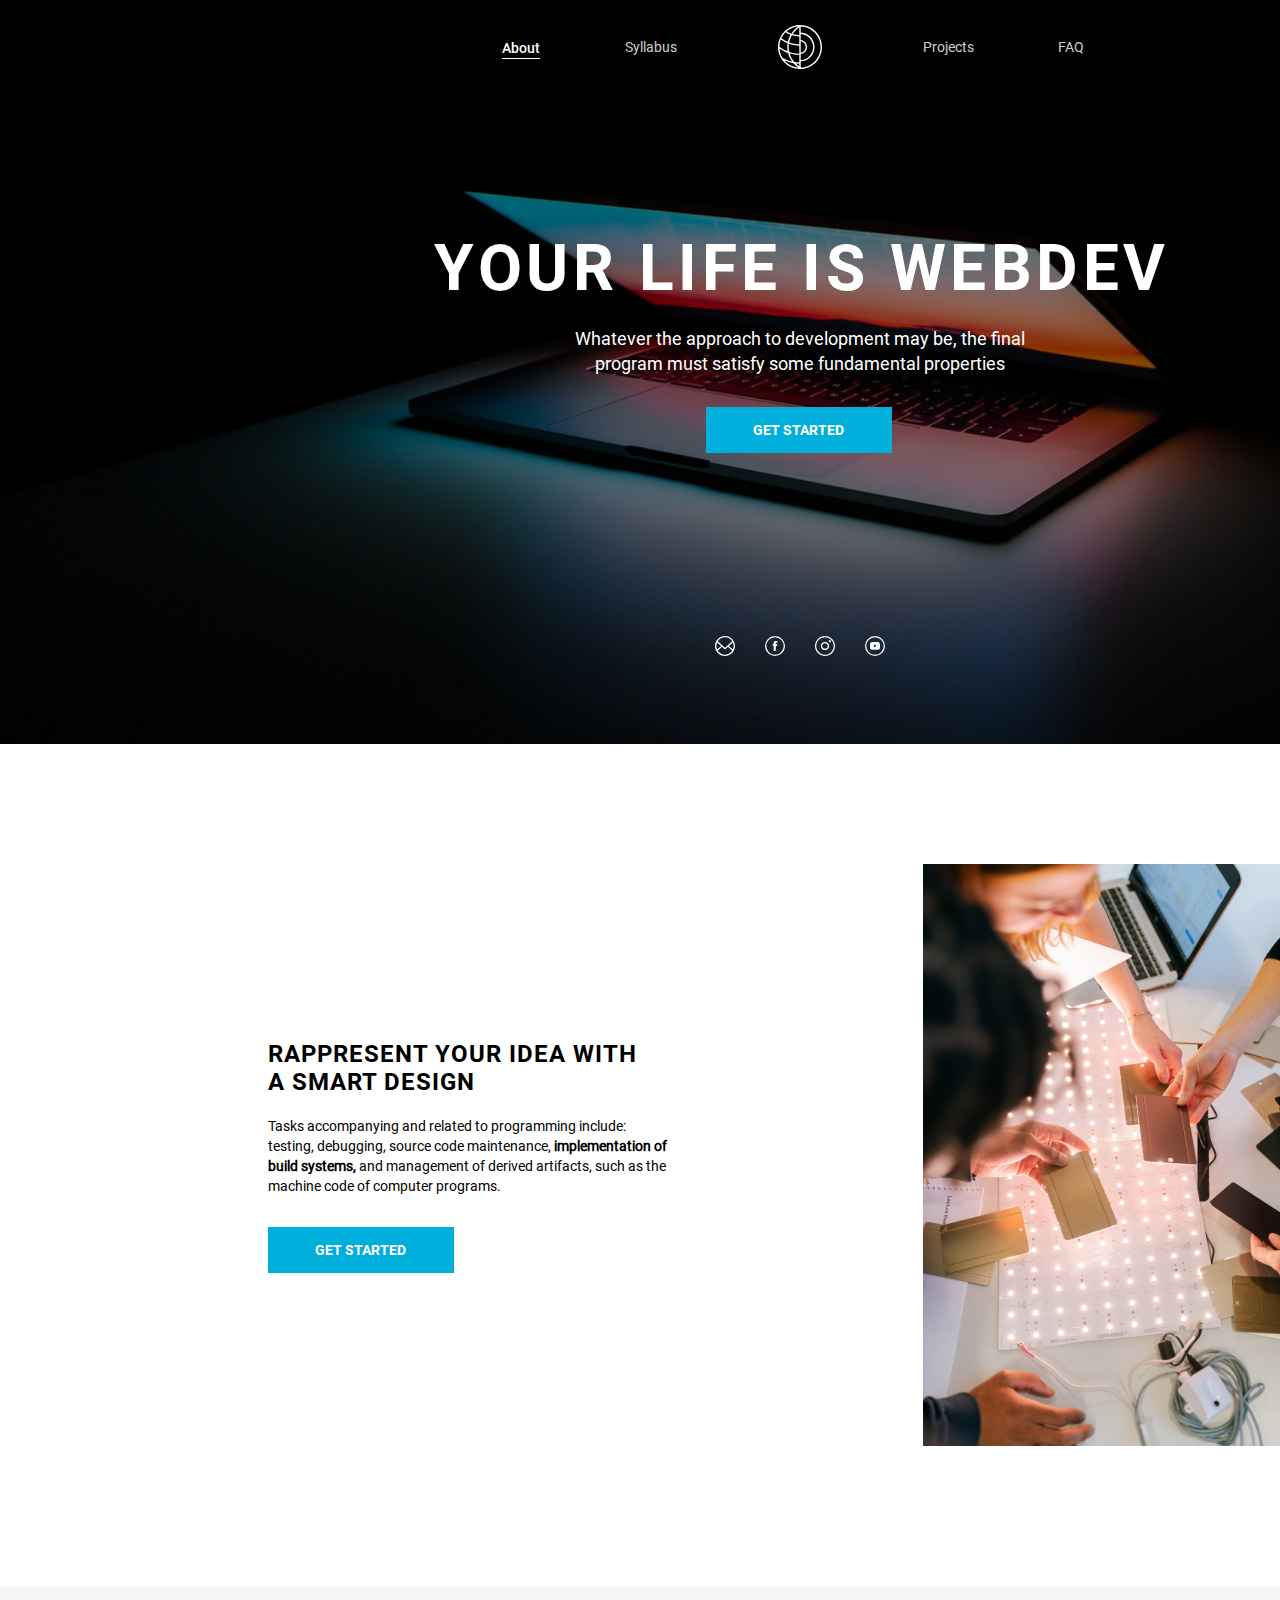
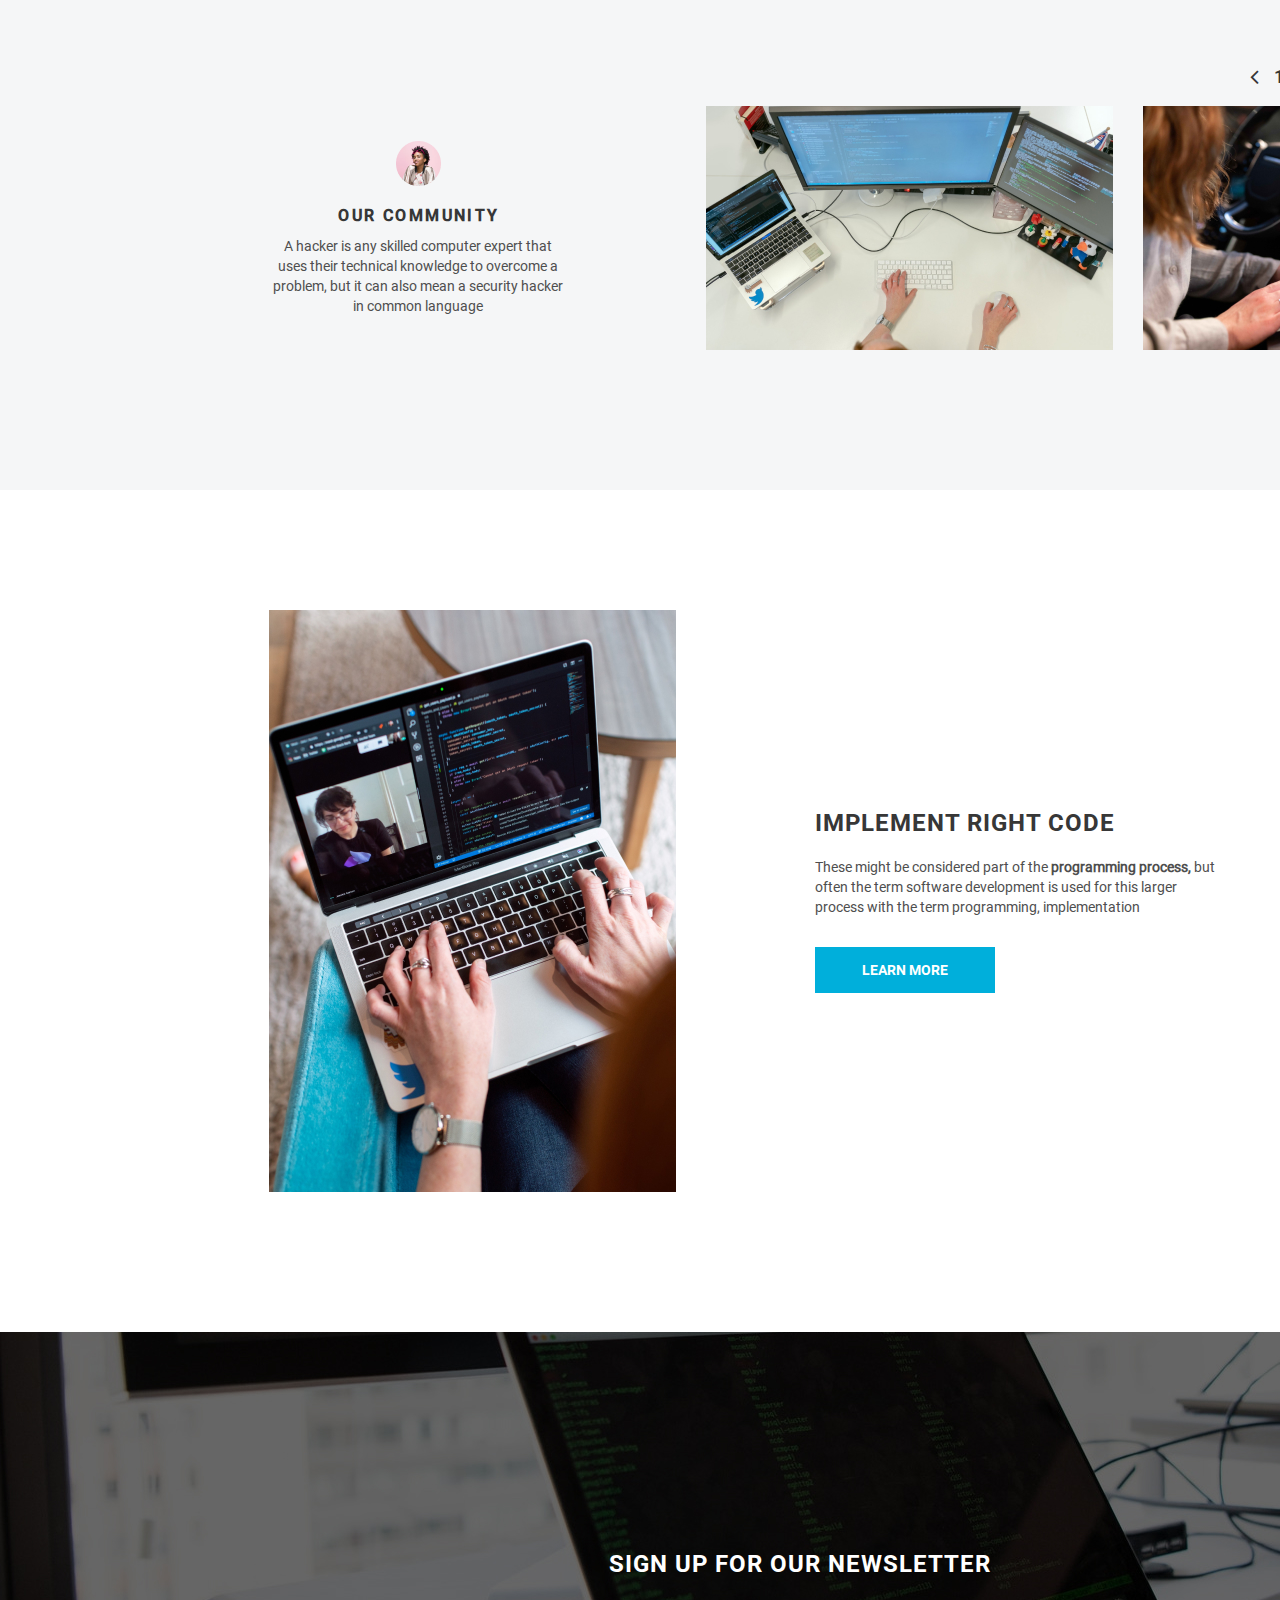
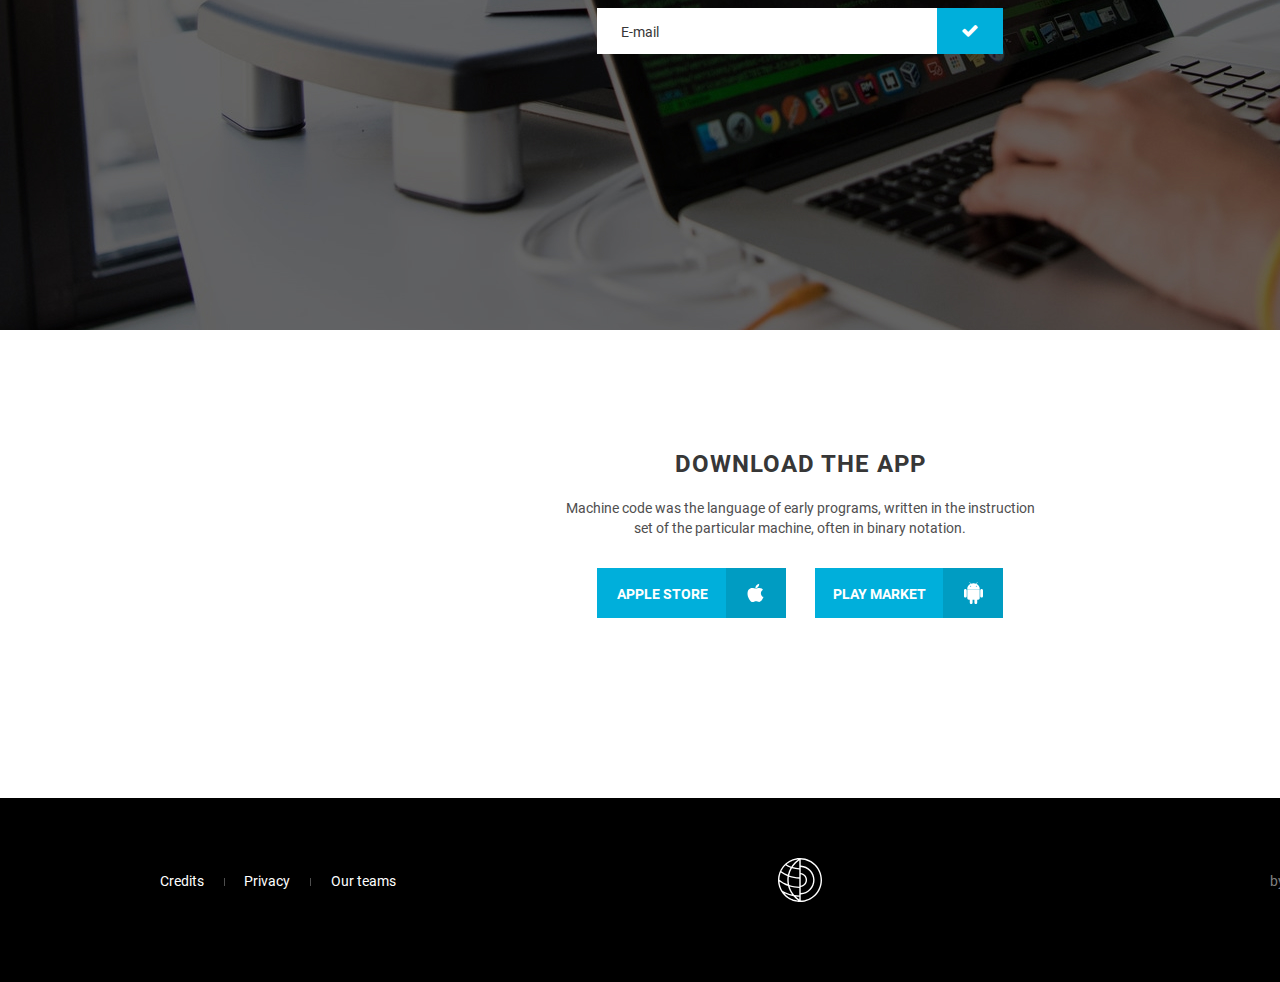
<file: index.html>
<!doctype html>
<html lang="en">
<head>
    <meta charset="UTF-8">
    <meta name="viewport"
          content="width=device-width, user-scalable=no, initial-scale=1.0, maximum-scale=1.0, minimum-scale=1.0">
    <meta http-equiv="X-UA-Compatible" content="ie=edge">
    <link rel="stylesheet" href="./assets/fonts/fonts.css">
    <link rel="stylesheet" href="./style.css">
    <link rel="stylesheet" href="assets/fonts/font-awesome-4.7.0/css/font-awesome.min.css">
    <title>WebDev</title>
</head>
<body>
<div class="main-wrapper">

    <section class="main">

        <h1>webdev</h1>

        <header class="main__header">
            <div class="main__nav-wrapper">

                <ul>
                    <li>
                        <a class="active-link" href="#">About</a>
                    </li>
                    <li>
                        <a href="#">Syllabus</a>
                    </li>
                    <li>
                        <img src="assets/images/logo.svg" alt="logo">
                    </li>
                    <li>
                        <a href="#">Projects</a>
                    </li>
                    <li>
                        <a href="#">FAQ</a>
                    </li>
                </ul>

            </div>

        </header>


        <h2 class="main__title">Your Life is WebDev</h2>


        <span class="main__text-wrapper">
            <p>Whatever the approach to development may be, the final<p>
            <p>program must satisfy some fundamental properties</p>
        </span>

        <button class="main__get-started-btn">
            Get Started
        </button>


        <ul class="main__icons-wrapper">
            <li>
                <img src="assets/images/social-icons/mail_fff.svg" alt="Mail icon">
            </li>
            <li>
                <img src="assets/images/social-icons/facebook_fff.svg" alt="Facebook icon">
            </li>
            <li>
                <img src="assets/images/social-icons/insta_fff.svg" alt="Instagram icon">
            </li>
            <li>
                <img src="assets/images/social-icons/telegram_fff.svg" alt="Telegram icon">
            </li>
        </ul>


    </section>

    <section class="section2">

        <article class="section2__content">
            <h2>Rappresent your idea with <br/>a smart Design</h2>
            <p>
                Tasks accompanying and related to programming include:<br/> testing, debugging, source code maintenance,
                <strong>implementation of<br/> build systems,</strong>
                and management of derived artifacts, such as the <br/> machine code of computer programs.
            </p>
            <button class="section2__get-started-btn">
                Get Started
            </button>
        </article>

        <div class="section2__img-wrapper">
            <img src="assets/images/content-image-1.jpg" alt="Content image" class="section2__img"/>
        </div>

    </section>


    <section class="section3">

        <article class="section3__content">
            <img src="assets/images/icon.png" alt="Icon">
            <h3>Our Community</h3>
            <p>A hacker is any skilled computer expert that <br/>uses their
                technical knowledge to overcome a <br/> problem,
                but it can also mean a security hacker</br> in common language</p>
        </article>

        <div class="section3__slider-wrapper">

            <div class="section3__clicker">
                <!--                <img class="section3__left-quote" src="assets/images/slider/left_quote.svg" alt="left quote">-->
                <span class="section3__left-quote"><i class="fa fa-angle-left fa-lg"></i></span>
                <span class="section3__current-slide"> 1 </span>
                <span> / </span>
                <span class="section3__slides-quantity"> 5 </span>
                <span class="section3__right-quote"><i class="fa fa-angle-right fa-lg"></i></span>
                <!--                <img class="section3__right-quote" src="assets/images/slider/right_quote.svg" alt="right quote">-->
            </div>

            <div class="section3__slider">

                <span>
                    <img src="assets/images/slider/slide_1.jpg" alt="first image">
                </span>

                <span>
                    <img src="assets/images/slider/slide_2.jpg" alt="first image">
                </span>

                <span>
                    <img src="assets/images/slider/bit_of_slide_3.jpg" alt="first image">
                </span>

            </div>
        </div>

    </section>

    <section class="section4">

        <div class="section4__img-wrapper">
            <img src="assets/images/content-image-2.jpg" alt="image">
        </div>

        <article class="section4__content">
            <h3>Implement right Code</h3>
            <p>These might be considered part of the <strong>programming process,</strong> but <br/>
                often the term software development is used for this larger <br/>
                process with the term programming, implementation</p>
            <button class="section4__learn-more-btn">
                Learn More
            </button>
        </article>

    </section>

    <section class="section5">
        <h2>Sign up for our newsletter</h2>
        <form id="contact" action="">
            <input class="section5__input" placeholder="E-mail" type="email" required>
            <button class="section5__btn" type="submit" form="contact"><i class="fa fa-check fa-lg"></i></button>
        </form>
    </section>

    <section class="section6">
        <h2 class="section6__title">Download the App</h2>
        <p class="section6__text">
            Machine code was the language of early programs, written in the instruction <br/>
            set of the particular machine, often in binary notation.
        </p>
        <div class="section6__buttons-wrapper">

            <button class="section6__btn1">Apple Store</button>
            <button class="section6__btn2">Play Market</button>
        </div>
    </section>

    <footer class="footer">

        <div class="footer__links">
            <p>Credits</p>
            <!--            <span></span>-->
            <p>Privacy</p>
            <!--            <span></span>-->
            <p>Our teams</p>
        </div>

        <div class="footer__logo">
            <img src="assets/images/logo.svg" alt="logo">

        </div>

        <div class="footer__designer">
            <p>by TonYem for RSS at 2020</p>
        </div>

    </footer>

</div>
</body>
</html>
</file>
<file: assets/fonts/fonts.css>
@font-face {
    font-family: 'Roboto-Thin';
    src: url('./Roboto-Thin.ttf') format('truetype');
    font-weight: 100;
    font-style: normal;
}

@font-face {
    font-family: 'Roboto-Light';
    src: url('./Roboto-Light.ttf') format('truetype');
    font-weight: 300;
    font-style: normal;
}

@font-face {
    font-family: 'Roboto-Regular';
    src: url('./Roboto-Regular.ttf') format('truetype');
    font-weight: 400;
    font-style: normal;
}

@font-face {
    font-family: 'Roboto-Medium';
    src: url('./Roboto-Medium.ttf') format('truetype');
    font-weight: 500;
    font-style: normal;
}

@font-face {
    font-family: 'Roboto-Bold';
    src: url('./Roboto-Bold.ttf') format('truetype');
    font-weight: 700;
    font-style: normal;
}


@font-face {
    font-family: 'Roboto-Black';
    src: url('./Roboto-Black.ttf') format('truetype');
    font-weight: 900;
    font-style: normal;
}
</file>
<file: style.css>
* {
    margin: 0;
    padding: 0;
    box-sizing: border-box;
}

body {
    scroll-behavior: smooth;
}

/*img {*/
/*    max-width: 100%;*/
/*    display: block;*/
/*}*/


.main-wrapper {
    margin: 0 auto;
    width: 1600px;
}

h1 {
    color: white;
    position: fixed;
    z-index: -100;
    visibility: hidden;
}

.main {
    background: url("assets/images/bg-image.jpg") black no-repeat center center;
    background-size: contain;
    height: 744px;
    width: 100%;
    display: flex;
    flex-direction: column;
    align-items: center;

}

.main__header {
    height: 95px;
    width: 100%;
    display: flex;
    justify-content: center;
    align-items: center;
    margin-bottom: 136px;
}

.main__nav-wrapper {
    width: 100%;
    height: 100%;
    display: flex;
    justify-content: center;
    align-items: center;
}

.main__nav-wrapper ul {
    width: 100%;
    display: flex;
    align-items: center;
    list-style-type: none;
}


.main__nav-wrapper ul li a {
    cursor: pointer;
    text-decoration: none;
    font-family: 'Roboto-Regular', serif;
    font-size: 14px;
    line-height: 143%;
    letter-spacing: 0;
    color: #ffffff;
    opacity: .8;
    outline: none;
    /*transition: border .6s linear;*/

    display: flex;
    justify-content: flex-start;
    align-items: center;
}


.active-link {
    font-family: 'Roboto-Medium', serif !important;
    border-bottom: 1px solid #ffffff;
    opacity: 1 !important;
}

.main__nav-wrapper ul li a:hover {
    /*text-decoration: none;*/
    /*font-family: 'Roboto-Regular',  serif;*/
    /*border: none;*/
    /*opacity: .8 !important;*/
    /*font-family: 'Roboto-Medium', serif ;*/
    border-bottom: 1px solid #ffffff;
    opacity: 1 !important;
}

.main__nav-wrapper ul li:nth-child(1) {
    margin-top: 2px;
    margin-left: 502px;
}

.main__nav-wrapper ul li:nth-child(2) {
    margin-left: 85px;
}

.main__nav-wrapper ul li:nth-child(3) {
    margin-left: 101px;
    margin-top: 3px;
}

.main__nav-wrapper ul li:nth-child(4) {
    margin-left: 101px;
}

.main__nav-wrapper ul li:nth-child(5) {
    margin-left: 84px;
}


.main__title {
    font-family: 'Roboto-Bold', serif;
    font-size: 64px;
    color: #ffffff;
    letter-spacing: 4.5px;
    line-height: 75px;
    text-transform: uppercase;
    margin-bottom: 20px;
    margin-left: 4px;
}


.main__text-wrapper {
    width: 504px;
    word-break: break-word;
    display: flex;
    flex-direction: column;
    justify-content: center;
    align-items: center;
    padding: 0 22px 0 22px;
    margin-bottom: 30.5px;
}

.main__text-wrapper p {
    font-family: 'Roboto-Regular', serif;
    font-size: 18px;
    color: #ffffff;
    line-height: 140%;
}


.main__get-started-btn {
    margin-right: 2px;
    cursor: pointer;
    outline: none;
    text-decoration: none;
    user-select: none;
    border: none;
    padding: 15px 48px 15px 47px;
    /*width: 183px;*/
    /*height: 46px;*/
    font-family: 'Roboto-Bold', serif;
    font-size: 14px;
    background-color: #00AFDB;
    color: #ffffff;
    text-transform: uppercase;
    /*transition: background-color .5s linear;*/
    margin-bottom: 183px;
}

.main__get-started-btn:hover, .main__get-started-btn:active, .main__get-started-btn:focus {
    background-color: #009CC2;
}


.main__icons-wrapper {
    width: 170px;
    display: flex;
    justify-content: space-between;
    align-items: center;
    list-style-type: none;
}

.main__icons-wrapper li {
    cursor: pointer;
}

.main__icons-wrapper li:hover {
    background: #009CC2;
    border-radius: 10%;
}


.section2 {
    height: 842px;
    background-color: #ffffff;
    display: flex;
    justify-content: space-evenly;
    align-items: center;

}

.section2__content {
    width: 410px;
    height: 233px;
    display: flex;
    flex-direction: column;
    justify-content: space-between;
    align-items: flex-start;
    margin-bottom: 18px;
    padding-left: 7px;
}

.section2__content h2 {
    font-family: 'Roboto-Bold', serif;
    font-size: 24px;
    letter-spacing: 1px;
    line-height: 28.13px;
    /*line-height: 29px;*/
    text-transform: uppercase;
}

.section2__content p {
    font-family: 'Roboto-Regular', serif;
    font-size: 14px;
    /*line-height: 140%;*/
    line-height: 20px;
}

.section2__get-started-btn {
    margin-right: 2px;
    cursor: pointer;
    outline: none;
    text-decoration: none;
    user-select: none;
    border: none;
    padding: 15px 48px 15px 47px;
    /*width: 183px;*/
    /*height: 46px;*/
    font-family: 'Roboto-Bold', serif;
    font-size: 14px;
    background-color: #00AFDB;
    color: #ffffff;
    text-transform: uppercase;
    /*transition: background-color .5s linear;*/
    margin-top: 10px;
}


.section2__get-started-btn:hover, .section2__get-started-btn:active, .section2__get-started-btn:focus {
    background-color: #009CC2;
}


.section2__img-wrapper {
    height: 582px;
    width: 407px;
    /*width: 420px;*/
    margin-bottom: 20px;

    position: relative;
    z-index: 1000;
    right: 9px;

}

.section2__img-wrapper img {
    width: calc(100% - 0.5px);
    height: 100%;
}


.section3 {
    height: 504px;
    background-color: #F5F6F7;


    display: grid;
    grid-template: 'content slider' 1fr / 650px 1fr;
}

.section3__content {
    grid-area: content;
    /*margin-top: 155px;*/
    padding-top: 155px;
    margin-left: 269px;
    width: 298px;
    height: 175px;

    display: flex;
    flex-direction: column;
    align-items: center;


}

.section3 h3 {
    font-family: 'Roboto-Medium', serif;
    font-size: 16px;
    line-height: 20px;
    letter-spacing: 2.4px;
    color: #373737;
    text-transform: uppercase;
    margin-top: 20px;
    margin-left: 2px;
}

.section3 p {
    font-family: 'Roboto-Regular', serif;
    font-size: 14px;
    line-height: 20px;
    color: #4E4E4E;
    text-align: center;
    word-break: break-word;
    margin-top: 10px;
}

.section3__slider-wrapper {
    grid-area: slider;
}


.section3__clicker {
    width: 84px;
    height: 20px;
    margin-left: 599px;
    margin-top: 80px;

    color: #373737;
    font-family: 'Roboto-Medium', serif;
    font-size: 18px;
    line-height: 25px;
    letter-spacing: 0;

    display: flex;
    justify-content: space-between;
    align-items: center;
}

.section3__clicker img:nth-child(1) {
    margin-left: 1px;
}

.section3__current-slide {
    margin-left: 10px;
}

.section3__slides-quantity {
    margin-right: 9px;
}

.section3__left-quote {
    cursor: pointer;
    margin-bottom: 1px;
    margin-left: 1px;
}

.section3__right-quote {
    cursor: pointer;
    margin-bottom: 1px;
    margin-left: 1px;
}

.section3__left-quote:hover, .section3__left-quote:active, .section3__left-quote:focus {
    color: red;
}

.section3__right-quote:hover, .section3__right-quote:active, .section3__right-quote:focus {
    color: red;
}


.section3__slider {
    margin-top: 20px;
    margin-left: 56px;
}

.section3 .section3__slider img {
    height: 244px;
}

.section3__slider span:nth-child(1) {
    margin-right: 26px;
}

.section3__slider span:nth-child(2) {
    margin-right: 25px;
}


.section4 {
    height: 842px;

    display: grid;
    grid-template: 'img content' 1fr / 750px 1fr;
}

.section4__img-wrapper {
    grid-area: img;
    margin-top: 120px;
    margin-left: 269px;
}

.section4__content {
    grid-area: content;
    width: 407px;
    height: 184px;
    margin-top: 319px;
    margin-left: 65px;
}

.section4__content h3 {
    font-family: 'Roboto-Bold', serif;
    font-size: 24px;
    text-transform: uppercase;
    letter-spacing: 1px;
    color: #373737;
    line-height: 28.13px;
    margin-bottom: 20px;
}

.section4__content p {
    font-family: 'Roboto-Regular', serif;
    font-size: 14px;
    letter-spacing: 0;
    color: #4E4E4E;
    line-height: 20px;
    margin-bottom: 20px;
}


.section4__learn-more-btn {
    margin-right: 2px;
    cursor: pointer;
    outline: none;
    text-decoration: none;
    user-select: none;
    border: none;
    padding: 15px 47px 15px 47px;
    /*width: 183px;*/
    /*height: 46px;*/
    font-family: 'Roboto-Bold', serif;
    font-size: 14px;
    background-color: #00AFDB;
    color: #ffffff;
    text-transform: uppercase;
    /*transition: background-color .5s linear;*/
    margin-top: 10px;
}


.section4__learn-more-btn:hover, .section4__learn-more-btn:active, .section4__learn-more-btn:focus {
    background-color: #009CC2;
}


.section5 {
    height: 598px;
    background: url("assets/images/pexels-christina-morillo-1181675 1.jpg") no-repeat center center;
    background-size: cover;

    display: flex;
    flex-direction: column;
    /*justify-content: center;*/
    align-items: center;
}

.section5 h2 {
    font-family: 'Roboto-Bold', serif;
    font-size: 24px;
    letter-spacing: 1px;
    line-height: 28.13px;
    text-transform: uppercase;
    color: #ffffff;
    margin-top: 217.5px;
    margin-bottom: 30px;

}

.section5 form {
    text-align: center;
    display: flex;
}

.section5__input {
    border: none;
    outline: none;
    width: 340px;
    height: 46px;
    vertical-align: bottom;
    color: #373737;
    padding-left: 24px;
    padding-top: 4px;
}

.section5__input::-webkit-input-placeholder {
    color: #373737;
    font-family: 'Roboto-Regular', serif;
    font-size: 14px;
    letter-spacing: 0;
    line-height: 19.6px;

}

.section5__input::-moz-placeholder {
    color: #373737;
    font-family: 'Roboto-Regular', serif;
    font-size: 14px;
    letter-spacing: 0;
    line-height: 19.6px;
}

/* Firefox 19+ */
.section5__input:-moz-placeholder {
    color: #373737;
    font-family: 'Roboto-Regular', serif;
    font-size: 14px;
    letter-spacing: 0;
    line-height: 19.6px;
}

/* Firefox 18- */
.section5__input:-ms-input-placeholder {
    color: #373737;
    font-family: 'Roboto-Regular', serif;
    font-size: 14px;
    letter-spacing: 0;
    line-height: 19.6px;
}

.section5__btn {
    cursor: pointer;
    outline: none;
    border: none;
    height: 46px;
    width: 66px;
    vertical-align: bottom;
    color: #FFFFFF;
    background-color: #00AFDB;
}

.section5__btn:hover, .section5__btn:active, .section5__btn:focus {
    background-color: #009CC2;
    color: green;
}


.section6 {
    height: 468px;
    display: flex;
    flex-direction: column;
    align-items: center;
}

.section6__title {
    margin-top: 120px;
    font-family: 'Roboto-Bold', serif;
    font-size: 24px;
    letter-spacing: 1px;
    line-height: 28.13px;
    color: #373737;
    text-transform: uppercase;
}

.section6__text {
    margin-top: 20px;
    font-family: 'Roboto-Regular', serif;
    font-size: 14px;
    letter-spacing: 0;
    line-height: 143%;
    color: #4E4E4E;
    box-sizing: border-box;
    text-align: center;
    margin-bottom: 20px;
}

.section6__buttons-wrapper {
    display: flex;
    justify-content: space-between;
    width: 406px;
}


.section6__btn1 {
    position: relative;
    margin-right: 2px;

    cursor: pointer;
    outline: none;
    text-decoration: none;
    user-select: none;
    border: none;
    width: 188.5px;
    height: 50px;
    font-family: 'Roboto-Bold', serif;
    font-size: 14px;
    background-color: #00AFDB;
    color: #ffffff;
    text-transform: uppercase;
    /*transition: background-color .5s linear;*/
    margin-top: 10px;
    text-align: left;
    padding-top: 2px;
    padding-left: 20px;
}

.section6__btn1:after {
    position: absolute;
    content: '';
    width: 60px;
    height: 50px;
    right: 0;
    top: 0;
    background: url("assets/images/Combined shape 755.svg") no-repeat #009CC2 center center;
    background-size: 17px 20px;
}

/*.section6__btn1:hover, .section6__btn1:active, .section6__btn1:focus {*/
/*    background: #0b86a5;*/
/*}*/

.section6__btn1:hover {
    background: #0b86a5;
    text-align: center;
    padding-top: 0;
    padding-left: 0;
}

.section6__btn1:hover:after {
    width: 0;
    height: 0;
}

.section6__btn2 {
    position: relative;
    cursor: pointer;
    outline: none;
    text-decoration: none;
    user-select: none;
    border: none;
    width: 188.5px;
    height: 50px;
    font-family: 'Roboto-Bold', serif;
    font-size: 14px;
    background-color: #00AFDB;
    color: #ffffff;
    text-transform: uppercase;
    /*transition: background-color .5s linear;*/
    margin-top: 10px;
    text-align: left;
    padding-top: 2px;
    padding-left: 18px;
}

.section6__btn2:after {
    position: absolute;
    content: '';
    width: 60px;
    height: 50px;
    right: 0;
    top: 0;
    background: url("assets/images/Combined shape 761.svg") no-repeat #009CC2 center center;
    background-size: 20px 26px;
}

/*.section6__btn2:hover, .section6__btn2:active, .section6__btn2:focus{*/
/*    background: #0b86a5;*/
/*    background-image: none;*/
/*}*/

.section6__btn2:hover {
    background: #0b86a5;
    text-align: center;
    padding-top: 0;
    padding-left: 0;
}

.section6__btn2:hover:after {
    width: 0;
    height: 0;
}


.footer {
    height: 184px;
    background-color: #000000;
    display: grid;
    grid-template: 'links logo designer' 1fr/ 550px 1fr 550px;

}

.footer__links {
    grid-area: links;
    margin-top: 73px;
    color: #ffffff;
    /*display: flex;*/
    font-family: 'Roboto-Regular', serif;
    font-size: 14px;
    letter-spacing: 0;
    line-height: 143%;
}


.footer__links p {
    position: relative;
    display: inline-block;
    cursor: pointer;
    transition: color 0.5s linear;
}

.footer__links p:after {
    cursor: auto;
    position: absolute;
    content: '';
    top: 7px;
    right: -20.5px;
    width: 1px;
    height: 8px;
    background-color: #4e4e4e;
}

.footer__links p:hover, .footer__links p:active, .footer__links p:focus {
    color: red;
}


.footer__links p:nth-child(1) {
    margin-left: 160px;
    margin-right: 37px;
}

.footer__links p:nth-child(2) {
    margin-right: 37.5px;
}

.footer__links p:nth-child(2):after {
    right: -21.1px;
}

.footer__links p:nth-child(3):after {
    height: 0;
    width: 0;
}


/*.footer__links span:nth-child(2) {*/
/*    margin-right: 20px;*/
/*}*/

/*.footer__links p:nth-child(2) {*/
/*    margin-right: 20.5px;*/
/*}*/

/*.footer__links span:nth-child(4) {*/
/*    margin-right: 20px;*/
/*}*/


/*.footer__links span {*/
/*    display: inline-block;*/
/*    text-align: center;*/
/*    vertical-align: bottom;*/
/*    height: 8px;*/
/*    width: 0.5px;*/
/*    background-color: #4e4e4e;*/
/*}*/

.footer__logo {
    grid-area: logo;
    display: flex;
    justify-content: center;
    align-items: center;
    padding-bottom: 19px;
}


.footer__designer {
    grid-area: designer;
}

.footer__designer p {
    margin-top: 73px;
    margin-left: 220px;
    font-family: 'Roboto-Regular', serif;
    font-size: 14px;
    line-height: 143%;
    color: #818181;
}
</file>
